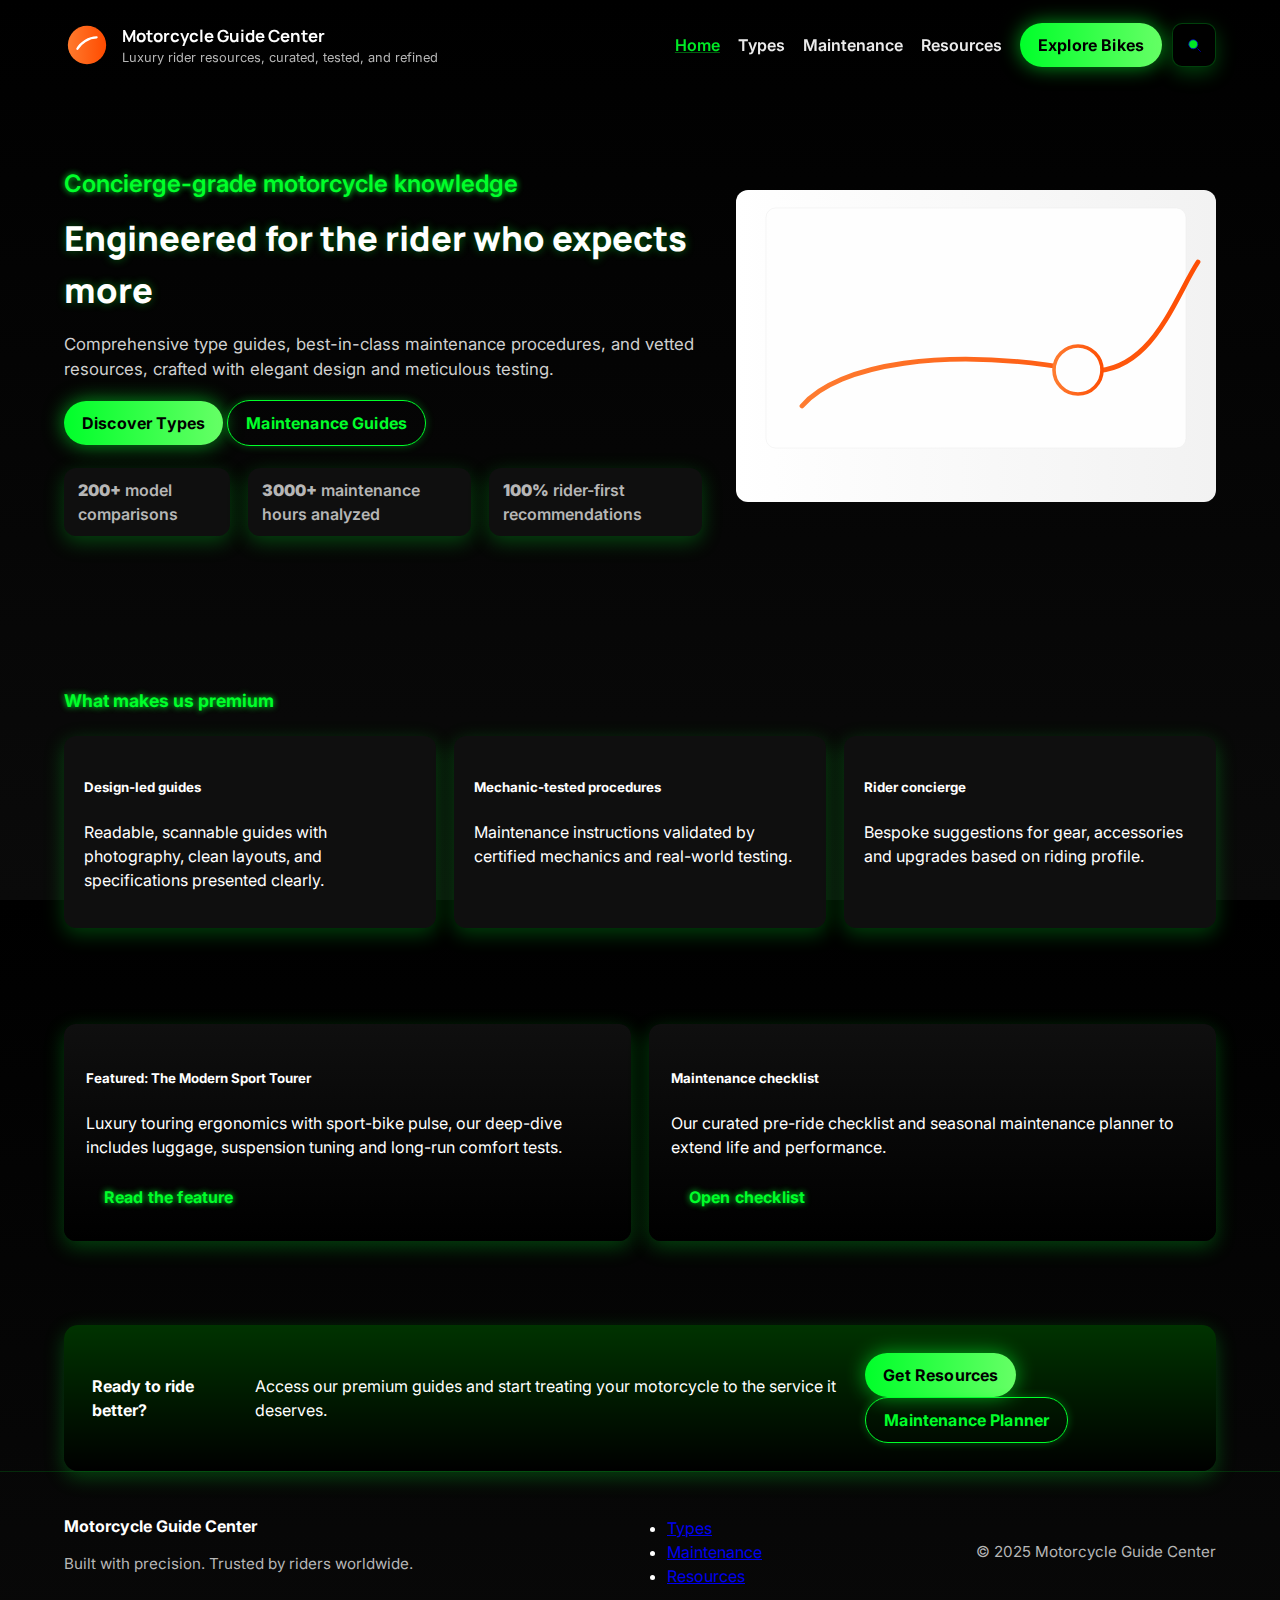
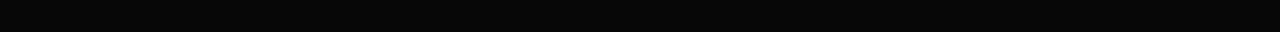
<file: index.html>
<!DOCTYPE html>
<html lang="en">
<head>
  <meta charset="utf-8" />
  <meta name="viewport" content="width=device-width,initial-scale=1" />
  <title>Motorcycle Guide Center</title>
  <link rel="stylesheet" href="css/style.css">
  <link href="https://fonts.googleapis.com/css2?family=Manrope:wght@300;400;600;800&family=Inter:wght@300;400;600&display=swap" rel="stylesheet">
  <meta name="description" content="Motorcycle Guide Center, premium guides, maintenance, and resources for discerning riders." />
</head>
<body class="page page-index">
  <a class="skip" href="#main">Skip to content</a>

  <header class="site-header">
    <div class="container header-grid">
      <div class="brand">
        <svg class="brand-mark" width="46" height="46" viewBox="0 0 24 24" aria-hidden="true">
          <defs><linearGradient id="g" x1="0" x2="1"><stop offset="0" stop-color="#ff7a2d"/><stop offset="1" stop-color="#ff4b00"/></linearGradient></defs>
          <circle cx="12" cy="12" r="10" fill="url(#g)"></circle>
          <path d="M7 14c1.5-3 6-6 10-6" stroke="#fff" stroke-width="1.2" stroke-linecap="round" fill="none"></path>
        </svg>
        <div>
          <h1 class="site-title">Motorcycle Guide Center</h1>
          <p class="site-sub">Luxury rider resources, curated, tested, and refined</p>
        </div>
      </div>

      <nav class="nav" aria-label="Primary">
        <ul class="nav-list">
          <li><a href="index.html" class="nav-link active">Home</a></li>
          <li><a href="types.html" class="nav-link">Types</a></li>
          <li><a href="maintenance.html" class="nav-link">Maintenance</a></li>
          <li><a href="resources.html" class="nav-link">Resources</a></li>
        </ul>
      </nav>

      <div class="header-cta">
        <a href="types.html" class="btn btn-primary">Explore Bikes</a>
        <a href="#" class="icon-btn" aria-label="Search">
          <svg viewBox="0 0 24 24" width="18" height="18" fill="none" stroke="currentColor"><circle cx="11" cy="11" r="6"/><path d="M21 21l-4.35-4.35"/></svg>
        </a>
      </div>
    </div>
  </header>

  <main id="main">
    <section class="hero">
      <div class="container hero-grid">
        <div class="hero-copy">
          <h2 class="eyebrow">Concierge-grade motorcycle knowledge</h2>
          <h3 class="hero-title">Engineered for the rider who expects more</h3>
          <p class="lead">Comprehensive type guides, best-in-class maintenance procedures, and vetted resources, crafted with elegant design and meticulous testing.</p>
          <div class="hero-actions">
            <a href="types.html" class="btn btn-primary large">Discover Types</a>
            <a href="maintenance.html" class="btn btn-outline">Maintenance Guides</a>
          </div>

          <ul class="trust-list">
            <li><strong>200+</strong> model comparisons</li>
            <li><strong>3000+</strong> maintenance hours analyzed</li>
            <li><strong>100%</strong> rider-first recommendations</li>
          </ul>
        </div>

        <div class="hero-media" aria-hidden="true">
          <svg class="hero-illustration" viewBox="0 0 800 520" xmlns="http://www.w3.org/2000/svg" preserveAspectRatio="xMidYMid slice">
            <defs>
              <linearGradient id="bg" x1="0" x2="1"><stop offset="0" stop-color="#ffffff"/><stop offset="1" stop-color="#f2f2f2"/></linearGradient>
              <linearGradient id="accent" x1="0" x2="1"><stop offset="0" stop-color="#ff7a2d"/><stop offset="1" stop-color="#ff4b00"/></linearGradient>
            </defs>
            <rect width="100%" height="100%" rx="20" fill="url(#bg)"/>
            <g transform="translate(50,30)" opacity="0.98">
              <rect x="0" y="0" width="700" height="400" rx="16" fill="#fff" stroke="#eee"/>
              <path d="M60 330 C 120 260, 300 230, 520 270 C 640 290, 680 150, 720 90" stroke="url(#accent)" stroke-width="8" fill="none" stroke-linecap="round"/>
              <circle cx="520" cy="270" r="40" fill="#fff" stroke="url(#accent)" stroke-width="6"/>
            </g>
          </svg>
        </div>
      </div>
    </section>

    <section class="section container features">
      <h4 class="section-title">What makes us premium</h4>
      <div class="feature-grid">
        <article class="feature">
          <h5>Design-led guides</h5>
          <p>Readable, scannable guides with photography, clean layouts, and specifications presented clearly.</p>
        </article>
        <article class="feature">
          <h5>Mechanic-tested procedures</h5>
          <p>Maintenance instructions validated by certified mechanics and real-world testing.</p>
        </article>
        <article class="feature">
          <h5>Rider concierge</h5>
          <p>Bespoke suggestions for gear, accessories and upgrades based on riding profile.</p>
        </article>
      </div>
    </section>

    <section class="section container showcase">
      <div class="showcase-grid">
        <div class="showcase-card">
          <h5>Featured: The Modern Sport Tourer</h5>
          <p>Luxury touring ergonomics with sport-bike pulse, our deep-dive includes luggage, suspension tuning and long-run comfort tests.</p>
          <a href="types.html" class="btn btn-link">Read the feature</a>
        </div>
        <div class="showcase-card">
          <h5>Maintenance checklist</h5>
          <p>Our curated pre-ride checklist and seasonal maintenance planner to extend life and performance.</p>
          <a href="maintenance.html" class="btn btn-link">Open checklist</a>
        </div>
      </div>
    </section>

    <section class="section container cta-slab">
      <div class="cta-slab-inner">
        <h4>Ready to ride better?</h4>
        <p>Access our premium guides and start treating your motorcycle to the service it deserves.</p>
        <div>
          <a href="resources.html" class="btn btn-primary">Get Resources</a>
          <a href="maintenance.html" class="btn btn-outline">Maintenance Planner</a>
        </div>
      </div>
    </section>
  </main>

  <footer class="site-footer">
    <div class="container footer-grid">
      <div>
        <strong>Motorcycle Guide Center</strong>
        <p class="muted">Built with precision. Trusted by riders worldwide.</p>
      </div>

      <nav aria-label="Footer">
        <ul class="foot-links">
          <li><a href="types.html">Types</a></li>
          <li><a href="maintenance.html">Maintenance</a></li>
          <li><a href="resources.html">Resources</a></li>
        </ul>
      </nav>

      <div class="legal">
        <p class="muted">© 2025 Motorcycle Guide Center</p>
      </div>
    </div>
  </footer>

  <script>
    (function(){
      const header = document.querySelector('.site-header');
      const onScroll = () => header.classList.toggle('scrolled', window.scrollY > 20);
      document.addEventListener('scroll', onScroll, {passive:true});
      onScroll();
    })();
  </script>
</body>
</html>
</file>
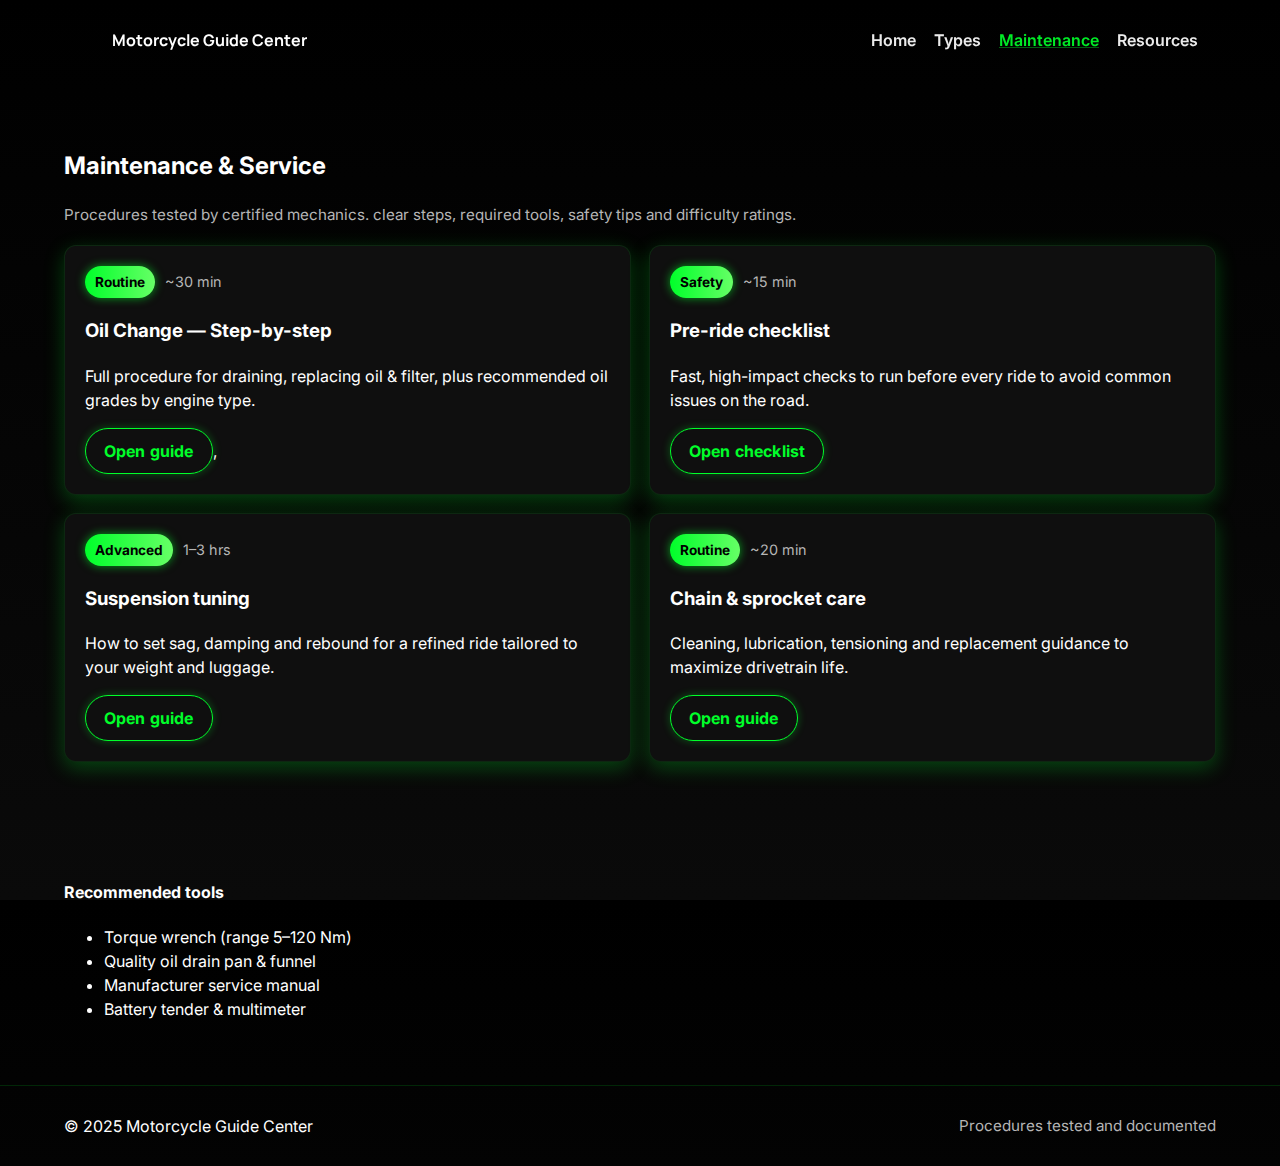
<file: maintenance.html>
<!DOCTYPE html>
<html lang="en">
<head>
  <meta charset="utf-8" />
  <meta name="viewport" content="width=device-width,initial-scale=1" />
  <title>Maintenance — Motorcycle Guide Center</title>
  <link rel="stylesheet" href="css/style.css">
  <link href="https://fonts.googleapis.com/css2?family=Manrope:wght@300;400;600;800&family=Inter:wght@300;400;600&display=swap" rel="stylesheet">
  <meta name="description" content="Professional motorcycle maintenance guides and checklists." />
</head>
<body class="page page-maintenance">
  <a class="skip" href="#maintenance">Skip to content</a>

  <header class="site-header slim">
    <div class="container header-grid">
      <div class="brand small">
        <svg class="brand-mark" width="36" height="36" viewBox="0 0 24 24" aria-hidden="true"><circle cx="12" cy="12" r="10" fill="url(#g2)"/></svg>
        <div><h1 class="site-title">Motorcycle Guide Center</h1></div>
      </div>

      <nav class="nav" aria-label="Primary">
        <ul class="nav-list">
          <li><a href="index.html" class="nav-link">Home</a></li>
          <li><a href="types.html" class="nav-link">Types</a></li>
          <li><a href="maintenance.html" class="nav-link active">Maintenance</a></li>
          <li><a href="resources.html" class="nav-link">Resources</a></li>
        </ul>
      </nav>
    </div>
  </header>

  <main id="maintenance" class="container">
    <section class="section">
      <h2 class="section-heading">Maintenance & Service</h2>
      <p class="lead muted">Procedures tested by certified mechanics. clear steps, required tools, safety tips and difficulty ratings.</p>

      <div class="maintenance-grid">
        <article class="maintenance-card">
          <div class="meta">
            <span class="badge">Routine</span>
            <span class="time">~30 min</span>
          </div>
          <h3>Oil Change — Step-by-step</h3>
          <p>Full procedure for draining, replacing oil & filter, plus recommended oil grades by engine type.</p>
          <a class="btn btn-sm btn-outline" href="guides/oil-change.html">Open guide</a>,
        </article>

        <article class="maintenance-card">
          <div class="meta">
            <span class="badge">Safety</span>
            <span class="time">~15 min</span>
          </div>
          <h3>Pre-ride checklist</h3>
          <p>Fast, high-impact checks to run before every ride to avoid common issues on the road.</p>
          <a class="btn btn-sm btn-outline" href="#">Open checklist</a>
        </article>

        <article class="maintenance-card">
          <div class="meta">
            <span class="badge">Advanced</span>
            <span class="time">1–3 hrs</span>
          </div>
          <h3>Suspension tuning</h3>
          <p>How to set sag, damping and rebound for a refined ride tailored to your weight and luggage.</p>
          <a class="btn btn-sm btn-outline" href="#">Open guide</a>
        </article>

        <article class="maintenance-card">
          <div class="meta">
            <span class="badge">Routine</span>
            <span class="time">~20 min</span>
          </div>
          <h3>Chain & sprocket care</h3>
          <p>Cleaning, lubrication, tensioning and replacement guidance to maximize drivetrain life.</p>
          <a class="btn btn-sm btn-outline" href="#">Open guide</a>
        </article>
      </div>
    </section>

    <section class="section tools">
      <h4>Recommended tools</h4>
      <ul class="tool-list">
        <li>Torque wrench (range 5–120 Nm)</li>
        <li>Quality oil drain pan & funnel</li>
        <li>Manufacturer service manual</li>
        <li>Battery tender & multimeter</li>
      </ul>
    </section>
  </main>

  <footer class="site-footer small">
    <div class="container footer-grid">
      <div>&copy; 2025 Motorcycle Guide Center</div>
      <div class="muted">Procedures tested and documented</div>
    </div>
  </footer>
</body>
</html>
</file>
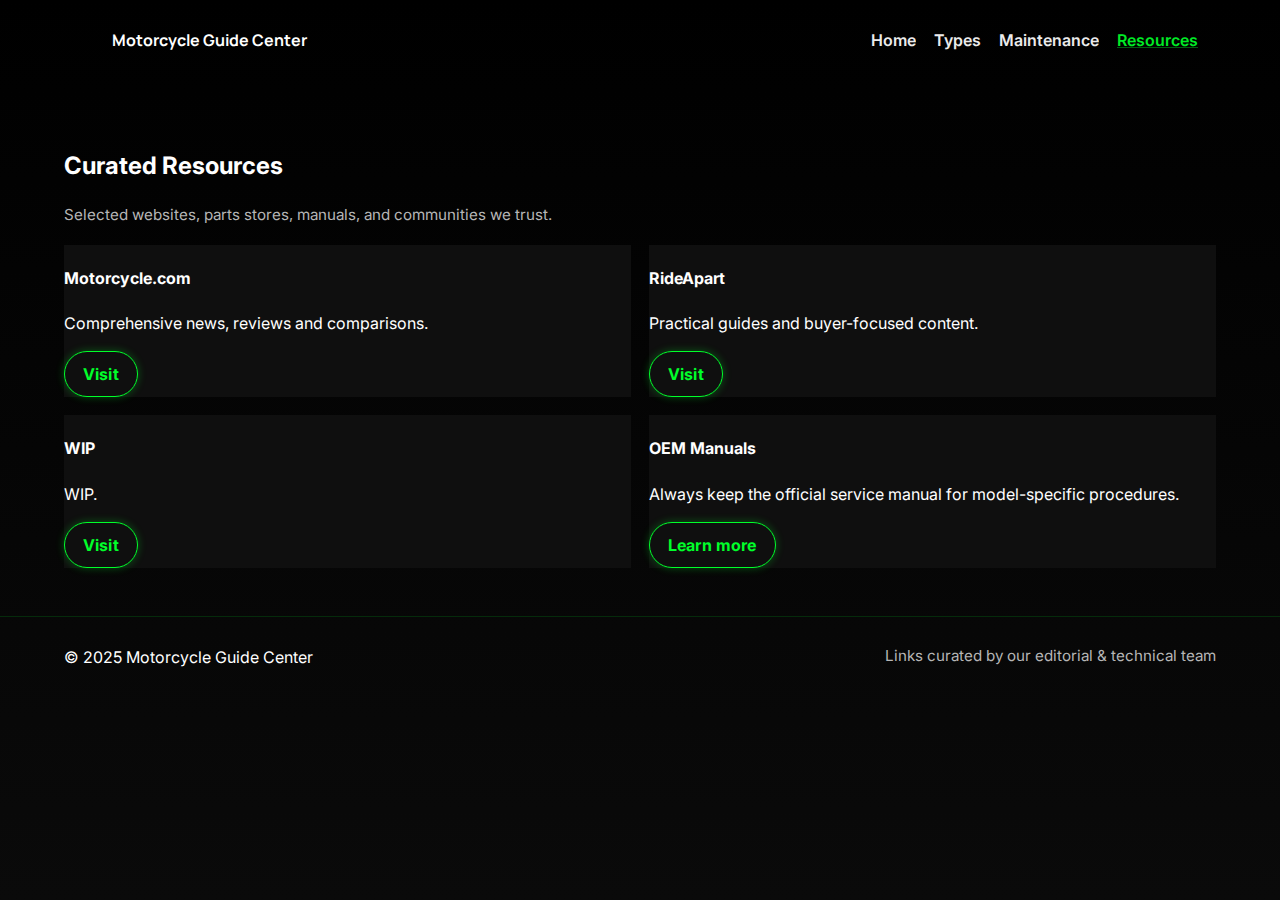
<file: resources.html>
<!DOCTYPE html>
<html lang="en">
<head>
  <meta charset="utf-8" />
  <meta name="viewport" content="width=device-width,initial-scale=1" />
  <title>Resources — Motorcycle Guide Center</title>
  <link rel="stylesheet" href="css/style.css">
  <link href="https://fonts.googleapis.com/css2?family=Manrope:wght@300;400;600;800&family=Inter:wght@300;400;600&display=swap" rel="stylesheet">
  <meta name="description" content="Curated resources, toolkits and partner links for motorcycle owners." />
</head>
<body class="page page-resources">
  <a class="skip" href="#resources">Skip to content</a>

  <header class="site-header slim">
    <div class="container header-grid">
      <div class="brand small">
        <svg class="brand-mark" width="36" height="36" viewBox="0 0 24 24" aria-hidden="true"><circle cx="12" cy="12" r="10" fill="url(#g2)"/></svg>
        <div><h1 class="site-title">Motorcycle Guide Center</h1></div>
      </div>

      <nav class="nav" aria-label="Primary">
        <ul class="nav-list">
          <li><a href="index.html" class="nav-link">Home</a></li>
          <li><a href="types.html" class="nav-link">Types</a></li>
          <li><a href="maintenance.html" class="nav-link">Maintenance</a></li>
          <li><a href="resources.html" class="nav-link active">Resources</a></li>
        </ul>
      </nav>
    </div>
  </header>

  <main id="resources" class="container">
    <section class="section">
      <h2 class="section-heading">Curated Resources</h2>
      <p class="lead muted">Selected websites, parts stores, manuals, and communities we trust.</p>

      <div class="resources-grid">
        <div class="resource-card">
          <h4>Motorcycle.com</h4>
          <p>Comprehensive news, reviews and comparisons.</p>
          <a class="btn btn-sm btn-outline" href="https://www.motorcycle.com/" target="_blank">Visit</a>
        </div>

        <div class="resource-card">
          <h4>RideApart</h4>
          <p>Practical guides and buyer-focused content.</p>
          <a class="btn btn-sm btn-outline" href="https://www.rideapart.com/" target="_blank">Visit</a>
        </div>

        <div class="resource-card">
          <h4>WIP</h4>
          <p>WIP.</p>
          <a class="btn btn-sm btn-outline" href="" target="_blank">Visit</a>
        </div>

        <div class="resource-card">
          <h4>OEM Manuals</h4>
          <p>Always keep the official service manual for model-specific procedures.</p>
          <a class="btn btn-sm btn-outline" href="#" target="_blank">Learn more</a>
        </div>
      </div>
    </section>
  </main>

  <footer class="site-footer small">
    <div class="container footer-grid">
      <div>&copy; 2025 Motorcycle Guide Center</div>
      <div class="muted">Links curated by our editorial & technical team</div>
    </div>
  </footer>
</body>
</html>
</file>
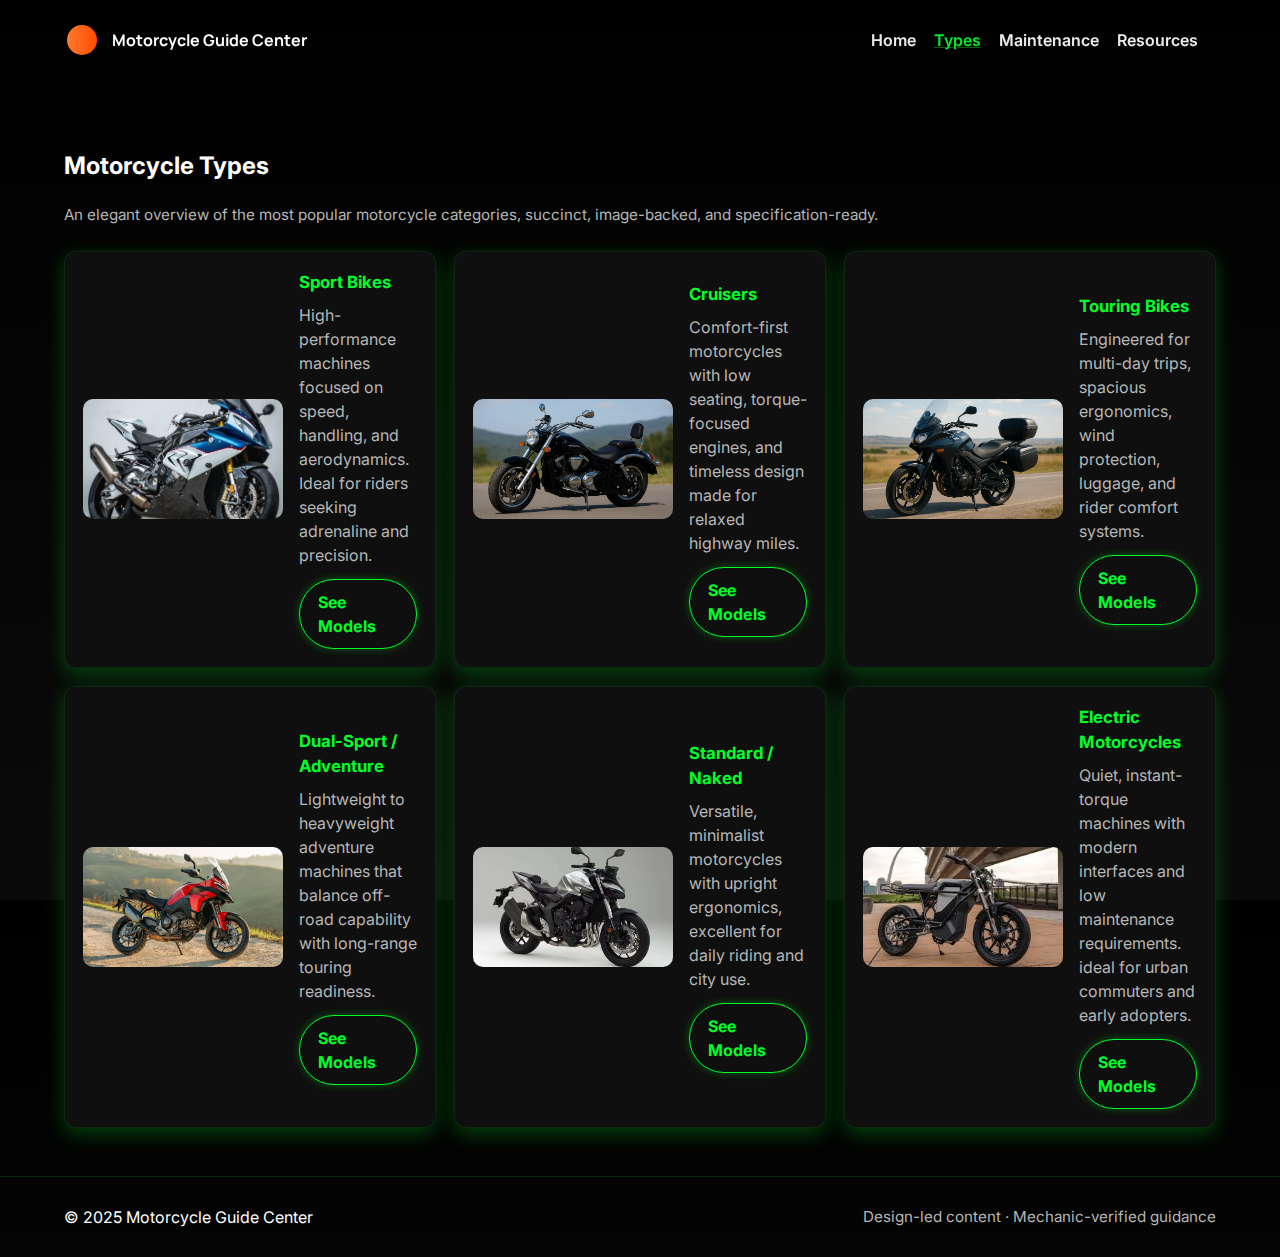
<file: types.html>
<!DOCTYPE html>
<html lang="en">
<head>
  <meta charset="utf-8" />
  <meta name="viewport" content="width=device-width,initial-scale=1" />
  <title>Types — Motorcycle Guide Center</title>
  <link rel="stylesheet" href="css/style.css">
  <link href="https://fonts.googleapis.com/css2?family=Manrope:wght@300;400;600;800&family=Inter:wght@300;400;600&display=swap" rel="stylesheet">
  <meta name="description" content="Motorcycle types explained — sport, cruiser, touring, adventure, naked, electric." />
</head>
<body class="page page-types">
  <a class="skip" href="#types-list">Skip to content</a>

  <header class="site-header slim">
    <div class="container header-grid">
      <div class="brand small">
        <svg class="brand-mark" width="36" height="36" viewBox="0 0 24 24" aria-hidden="true">
          <defs><linearGradient id="g2" x1="0" x2="1"><stop offset="0" stop-color="#ff7a2d"/><stop offset="1" stop-color="#ff4b00"/></linearGradient></defs>
          <circle cx="12" cy="12" r="10" fill="url(#g2)"></circle>
        </svg>
        <div><h1 class="site-title">Motorcycle Guide Center</h1></div>
      </div>

      <nav class="nav" aria-label="Primary">
        <ul class="nav-list">
          <li><a href="index.html" class="nav-link">Home</a></li>
          <li><a href="types.html" class="nav-link active">Types</a></li>
          <li><a href="maintenance.html" class="nav-link">Maintenance</a></li>
          <li><a href="resources.html" class="nav-link">Resources</a></li>
        </ul>
      </nav>
    </div>
  </header>

  <main id="types-list" class="container">
    <section class="section">
      <h2 class="section-heading">Motorcycle Types</h2>
      <p class="lead muted">An elegant overview of the most popular motorcycle categories, succinct, image-backed, and specification-ready.</p>

      <div class="type-grid">
        <article class="type-card">
          <div class="type-media">
          <img src="images/sport-bike.jpg" alt="Sport bike">
          </div>
          <div class="type-body">
            <h3>Sport Bikes</h3>
            <p>High-performance machines focused on speed, handling, and aerodynamics. Ideal for riders seeking adrenaline and precision.</p>
            <a class="btn btn-sm btn-outline" href="#">See Models</a>
          </div>
        </article>

        <article class="type-card">
          <div class="type-media">
          <img src="images/cruiser.jpg" alt="Cruiser Bike">
          </div>
          <div class="type-body">
            <h3>Cruisers</h3>
            <p>Comfort-first motorcycles with low seating, torque-focused engines, and timeless design made for relaxed highway miles.</p>
            <a class="btn btn-sm btn-outline" href="#">See Models</a>
          </div>
        </article>

        <article class="type-card">
          <div class="type-media">
          <img src="images/touring-bike.jpg" alt="Touring Bike">
          </div>
          <div class="type-body">
            <h3>Touring Bikes</h3>
            <p>Engineered for multi-day trips, spacious ergonomics, wind protection, luggage, and rider comfort systems.</p>
            <a class="btn btn-sm btn-outline" href="#">See Models</a>
          </div>
        </article>

        <article class="type-card">
          <div class="type-media">
          <img src="images/da-bike.jpg" alt="Dual-Sport / Adventure">
          </div>
          <div class="type-body">
            <h3>Dual-Sport / Adventure</h3>
            <p>Lightweight to heavyweight adventure machines that balance off-road capability with long-range touring readiness.</p>
            <a class="btn btn-sm btn-outline" href="#">See Models</a>
          </div>
        </article>

        <article class="type-card">
          <div class="type-media">
          <img src="images/SN-Bike.jpg" alt="Standard / Naked">
          </div>
          <div class="type-body">
            <h3>Standard / Naked</h3>
            <p>Versatile, minimalist motorcycles with upright ergonomics, excellent for daily riding and city use.</p>
            <a class="btn btn-sm btn-outline" href="#">See Models</a>
          </div>
        </article>

        <article class="type-card">
          <div class="type-media">
          <img src="images/el-bike.jpg" alt="Electric Motorcycles">
          </div>
          <div class="type-body">
            <h3>Electric Motorcycles</h3>
            <p>Quiet, instant-torque machines with modern interfaces and low maintenance requirements. ideal for urban commuters and early adopters.</p>
            <a class="btn btn-sm btn-outline" href="#">See Models</a>
          </div>
        </article>
      </div>
    </section>
  </main>

  <footer class="site-footer small">
    <div class="container footer-grid">
      <div>&copy; 2025 Motorcycle Guide Center</div>
      <div class="muted">Design-led content · Mechanic-verified guidance</div>
    </div>
  </footer>
</body>
</html>
</file>
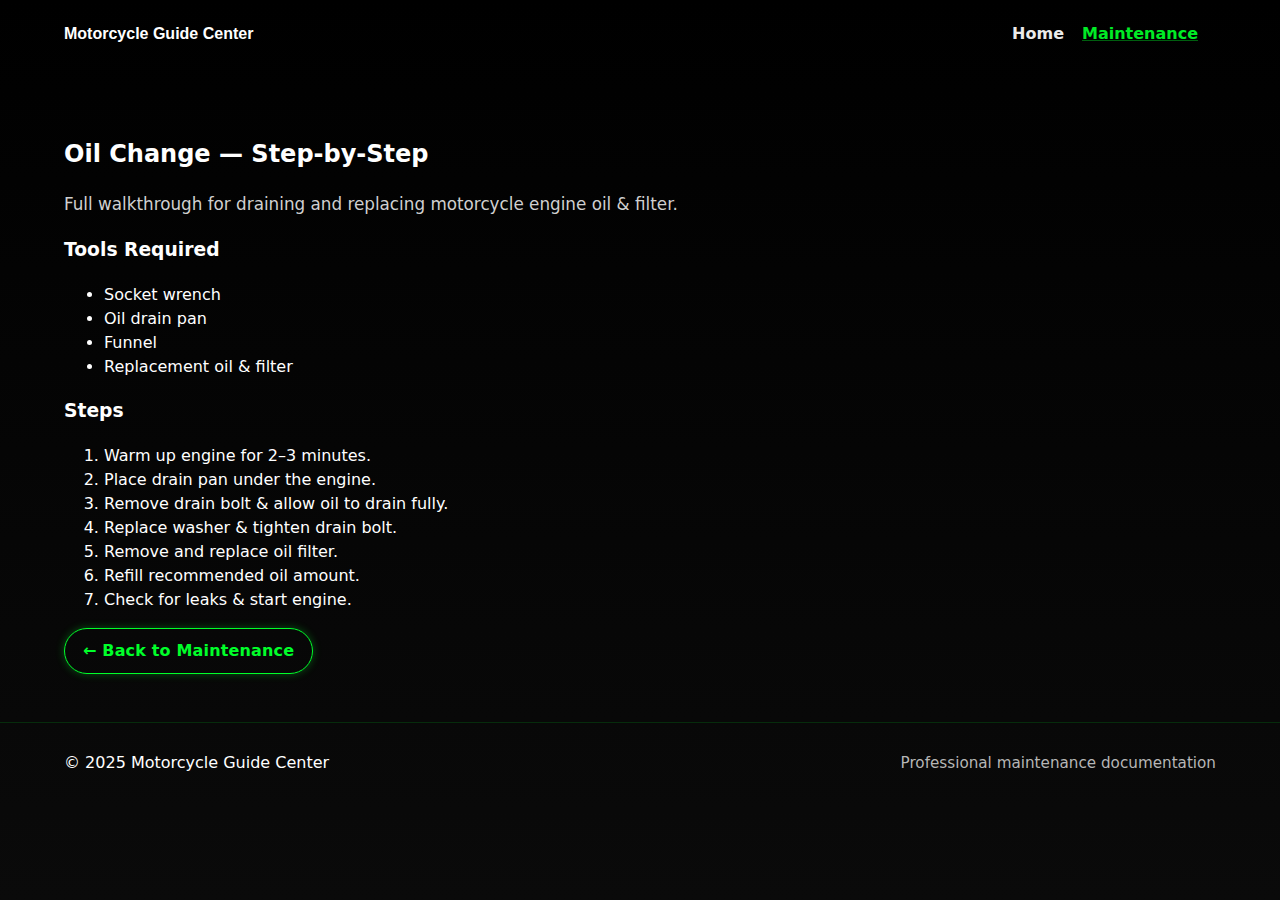
<file: guides/oil-change.html>
<!DOCTYPE html>
<html lang="en">
<head>
  <meta charset="UTF-8">
  <meta name="viewport" content="width=device-width, initial-scale=1">
  <title>Oil Change Guide — Motorcycle Guide Center</title>
  <link rel="stylesheet" href="../css/style.css">
</head>

<body class="page guide-page">

<header class="site-header slim">
  <div class="container header-grid">
    <div class="brand small">
      <h1 class="site-title">Motorcycle Guide Center</h1>
    </div>
    <nav class="nav">
      <ul class="nav-list">
        <li><a href="../index.html" class="nav-link">Home</a></li>
        <li><a href="../maintenance.html" class="nav-link active">Maintenance</a></li>
      </ul>
    </nav>
  </div>
</header>

<main class="container section">

  <h2 class="section-heading">Oil Change — Step-by-Step</h2>
  <p class="lead">Full walkthrough for draining and replacing motorcycle engine oil & filter.</p>

  <h3>Tools Required</h3>
  <ul>
    <li>Socket wrench</li>
    <li>Oil drain pan</li>
    <li>Funnel</li>
    <li>Replacement oil & filter</li>
  </ul>

  <h3>Steps</h3>
  <ol>
    <li>Warm up engine for 2–3 minutes.</li>
    <li>Place drain pan under the engine.</li>
    <li>Remove drain bolt & allow oil to drain fully.</li>
    <li>Replace washer & tighten drain bolt.</li>
    <li>Remove and replace oil filter.</li>
    <li>Refill recommended oil amount.</li>
    <li>Check for leaks & start engine.</li>
  </ol>

  <a href="../maintenance.html" class="btn btn-outline">← Back to Maintenance</a>

</main>

<footer class="site-footer small">
  <div class="container footer-grid">
    <div>© 2025 Motorcycle Guide Center</div>
    <div class="muted">Professional maintenance documentation</div>
  </div>
</footer>

</body>
</html>
</file>
<file: css/style.css>
:root{
  --bg:#000000;
  --panel:#0a0a0a;
  --muted:#b6b6b6;
  --ink:#ffffff;
  --accent:#00ff2a; /* neon Kawasaki green */
  --accent-2:#66ff66;
  --glass: rgba(0,255,42,0.08);
  --radius:14px;
  --container-max:1200px;
  --shadow-1: 0 6px 20px rgba(0,255,42,0.25);
  --shadow-2: 0 14px 40px rgba(0,255,42,0.45);
}

*{box-sizing:border-box}
html,body{height:100%}
body{
  margin:0;
  font-family:"Inter", system-ui, -apple-system, "Segoe UI", Roboto, "Helvetica Neue", Arial;
  color:var(--ink);
  background:linear-gradient(180deg,#000000 0%,#0a0a0a 100%);
  -webkit-font-smoothing:antialiased;
  -moz-osx-font-smoothing:grayscale;
  line-height:1.5;
  font-size:16px;
}

.container{width:90%;max-width:var(--container-max);margin:0 auto}
.skip{position:absolute;left:-999px;top:auto;width:1px;height:1px;overflow:hidden}
.skip:focus{left:1rem;top:1rem;width:auto;height:auto;padding:.5rem 1rem;background:#fff;color:#000;border-radius:6px;z-index:9999}

/* Header */
.site-header{background:transparent;padding:22px 0;position:sticky;top:0;z-index:40;transition:backdrop-filter .3s, box-shadow .25s}
.site-header.scrolled{backdrop-filter:blur(6px);box-shadow:var(--shadow-1);background:rgba(0,0,0,0.6);border-bottom:1px solid rgba(0,255,42,0.15)}

.header-grid{display:grid;grid-template-columns:1fr auto auto;align-items:center;gap:18px}
.brand{display:flex;gap:12px;align-items:center}
.brand.small .site-title{font-size:1rem}
.brand-mark{border-radius:8px;flex-shrink:0}
.site-title{font-family:"Manrope",sans-serif;font-weight:700;font-size:1.05rem;margin:0;color:var(--ink)}
.site-sub{font-size:.8rem;color:var(--muted);margin:0}

/* Nav */
.nav-list{list-style:none;display:flex;gap:18px;padding:0;margin:0}
.nav-link{color:var(--ink);text-decoration:none;padding:8px 0;border-radius:8px;font-weight:600;opacity:.92}
.nav-link:hover{color:var(--accent);text-shadow:0 0 8px var(--accent);transform:translateY(-1px)}
.nav-link.active{color:var(--accent);text-decoration:underline .8px rgba(0,255,42,0.4)}

/* CTA */
.header-cta{display:flex;align-items:center;gap:10px}
.icon-btn{display:inline-flex;align-items:center;justify-content:center;border-radius:10px;padding:8px;border:1px solid rgba(0,255,42,0.25);background:#000;width:44px;height:44px;box-shadow:var(--shadow-1)}
.icon-btn svg{opacity:.9;fill:var(--accent)}

/* Hero */
.hero{padding:56px 0 64px}
.hero-grid{display:grid;grid-template-columns:1fr 480px;gap:34px;align-items:center}
.eyebrow{color:var(--accent);font-weight:600;margin-bottom:10px;text-shadow:0 0 6px var(--accent)}
.hero-title{font-family:"Manrope",sans-serif;font-weight:800;font-size:2.15rem;margin:0 0 14px;color:#fff;text-shadow:0 0 10px rgba(0,255,42,0.4)}
.lead{color:#d0d0d0;font-size:1.05rem;margin-bottom:18px}

/* Buttons */
.btn{display:inline-flex;align-items:center;justify-content:center;border-radius:999px;padding:10px 18px;text-decoration:none;font-weight:700;letter-spacing:.01em}
.btn-primary{background:linear-gradient(90deg,var(--accent),var(--accent-2));color:#000;box-shadow:0 0 20px rgba(0,255,42,0.6);border:0}
.btn-primary:hover{box-shadow:0 0 28px rgba(0,255,42,0.9);transform:translateY(-2px)}
.btn-outline{border:1px solid var(--accent);background:transparent;color:var(--accent);padding:10px 18px;border-radius:999px;box-shadow:0 0 8px rgba(0,255,42,0.3)}
.btn-link{color:var(--accent);text-decoration:none;text-shadow:0 0 6px var(--accent)}

/* Panels */
.trust-list{display:flex;gap:18px;margin-top:22px;list-style:none;padding:0}
.trust-list li{font-weight:600;color:var(--muted);background:#0f0f0f;padding:10px 14px;border-radius:12px;box-shadow:var(--shadow-1)}

/* Sections */
.section{padding:48px 0}
.section-title{font-size:1.1rem;font-weight:700;margin-bottom:22px;color:var(--accent);text-shadow:0 0 6px var(--accent)}
.feature-grid{display:grid;grid-template-columns:repeat(3,1fr);gap:18px}
.feature{background:#0f0f0f;padding:20px;border-radius:12px;box-shadow:var(--shadow-1);color:var(--ink)}

/* Cards */
.cards{display:flex;gap:20px;flex-wrap:wrap}
.card{background:#0f0f0f;border-radius:12px;padding:28px;box-shadow:var(--shadow-1);flex:1;min-width:220px;max-width:320px;transition:transform .28s, box-shadow .28s;color:var(--ink);border:1px solid rgba(0,255,42,0.08)}
.card:hover{transform:translateY(-8px);box-shadow:var(--shadow-2);border-color:var(--accent)}
.card h3{margin:0 0 12px;font-weight:700;color:var(--accent)}
.card p{margin:0 0 16px;color:var(--muted)}

/* Showcase */
.showcase-grid{display:grid;grid-template-columns:1fr 1fr;gap:18px}
.showcase-card{background:linear-gradient(180deg,#0f0f0f,#000);padding:22px;border-radius:12px;box-shadow:var(--shadow-1);color:var(--ink)}

/* CTA Slab */
.cta-slab{background:linear-gradient(180deg,#003300,#000);border-radius:14px;padding:28px;margin-top:36px;box-shadow:var(--shadow-1)}
.cta-slab-inner{display:flex;align-items:center;justify-content:space-between;gap:18px}

/* Footer */
.site-footer{padding:28px 0;border-top:1px solid rgba(0,255,42,0.15)}
.footer-grid{display:flex;align-items:center;justify-content:space-between;gap:12px}
.muted{color:var(--muted);font-size:.95rem}

/* Types */
.type-grid{
  display:grid;
  grid-template-columns:repeat(3,1fr);
  gap:18px;
  margin-top:24px;
}

.type-card{
  display:flex;
  gap:16px;
  background:#0f0f0f;
  padding:18px;
  border-radius:12px;
  box-shadow:var(--shadow-1);
  align-items:center;
  color:var(--ink);
  border:1px solid rgba(0,255,42,0.1);
}

.type-media{
  width:200px;
  height:120px;
  flex-shrink:0;
  border-radius:10px;
  overflow:hidden;
  display:flex;
  align-items:center;
  justify-content:center;
  background:#000;
}

.type-media img{
  width:100%;
  height:100%;
  object-fit:cover;
  display:block;
}

.type-body h3{
  margin:0 0 8px;
  font-size:1.05rem;
  color:var(--accent);
}

.type-body p{
  color:var(--muted);
  margin:0 0 12px;
}

/* Maintenance */
.maintenance-grid{display:grid;grid-template-columns:repeat(2,1fr);gap:18px}
.maintenance-card{background:#0f0f0f;padding:20px;border-radius:12px;box-shadow:var(--shadow-1);color:var(--ink);border:1px solid rgba(0,255,42,0.1)}
.meta{display:flex;gap:10px;align-items:center;margin-bottom:8px}
.badge{background:linear-gradient(90deg,var(--accent),var(--accent-2));color:#000;padding:6px 10px;border-radius:999px;font-weight:700;font-size:.85rem;box-shadow:0 0 10px rgba(0,255,42,0.6)}
.time{color:var(--muted);font-size:.9rem}

/* Resources */
.resources-grid{display:grid;grid-template-columns:repeat(2,1fr);gap:18px}
.resource-card{background:#0f0f0f;padding:
</file>
